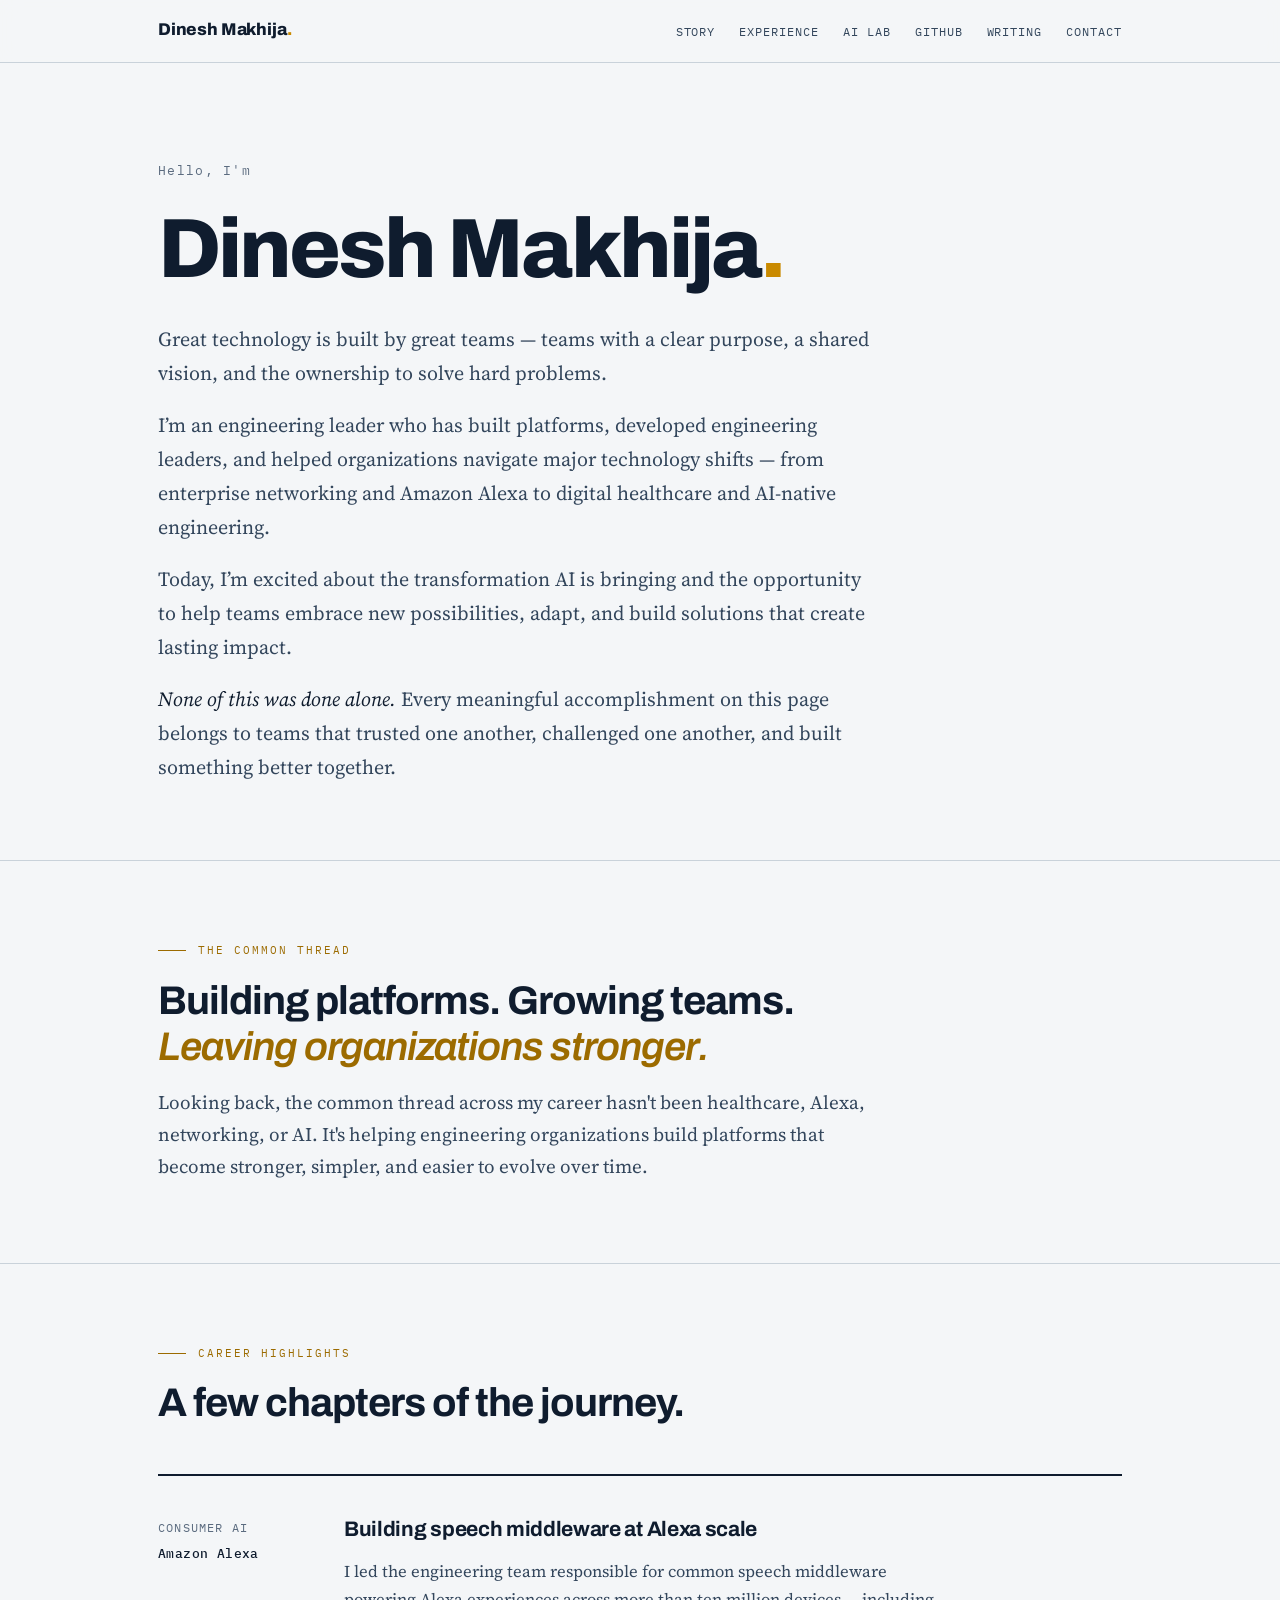
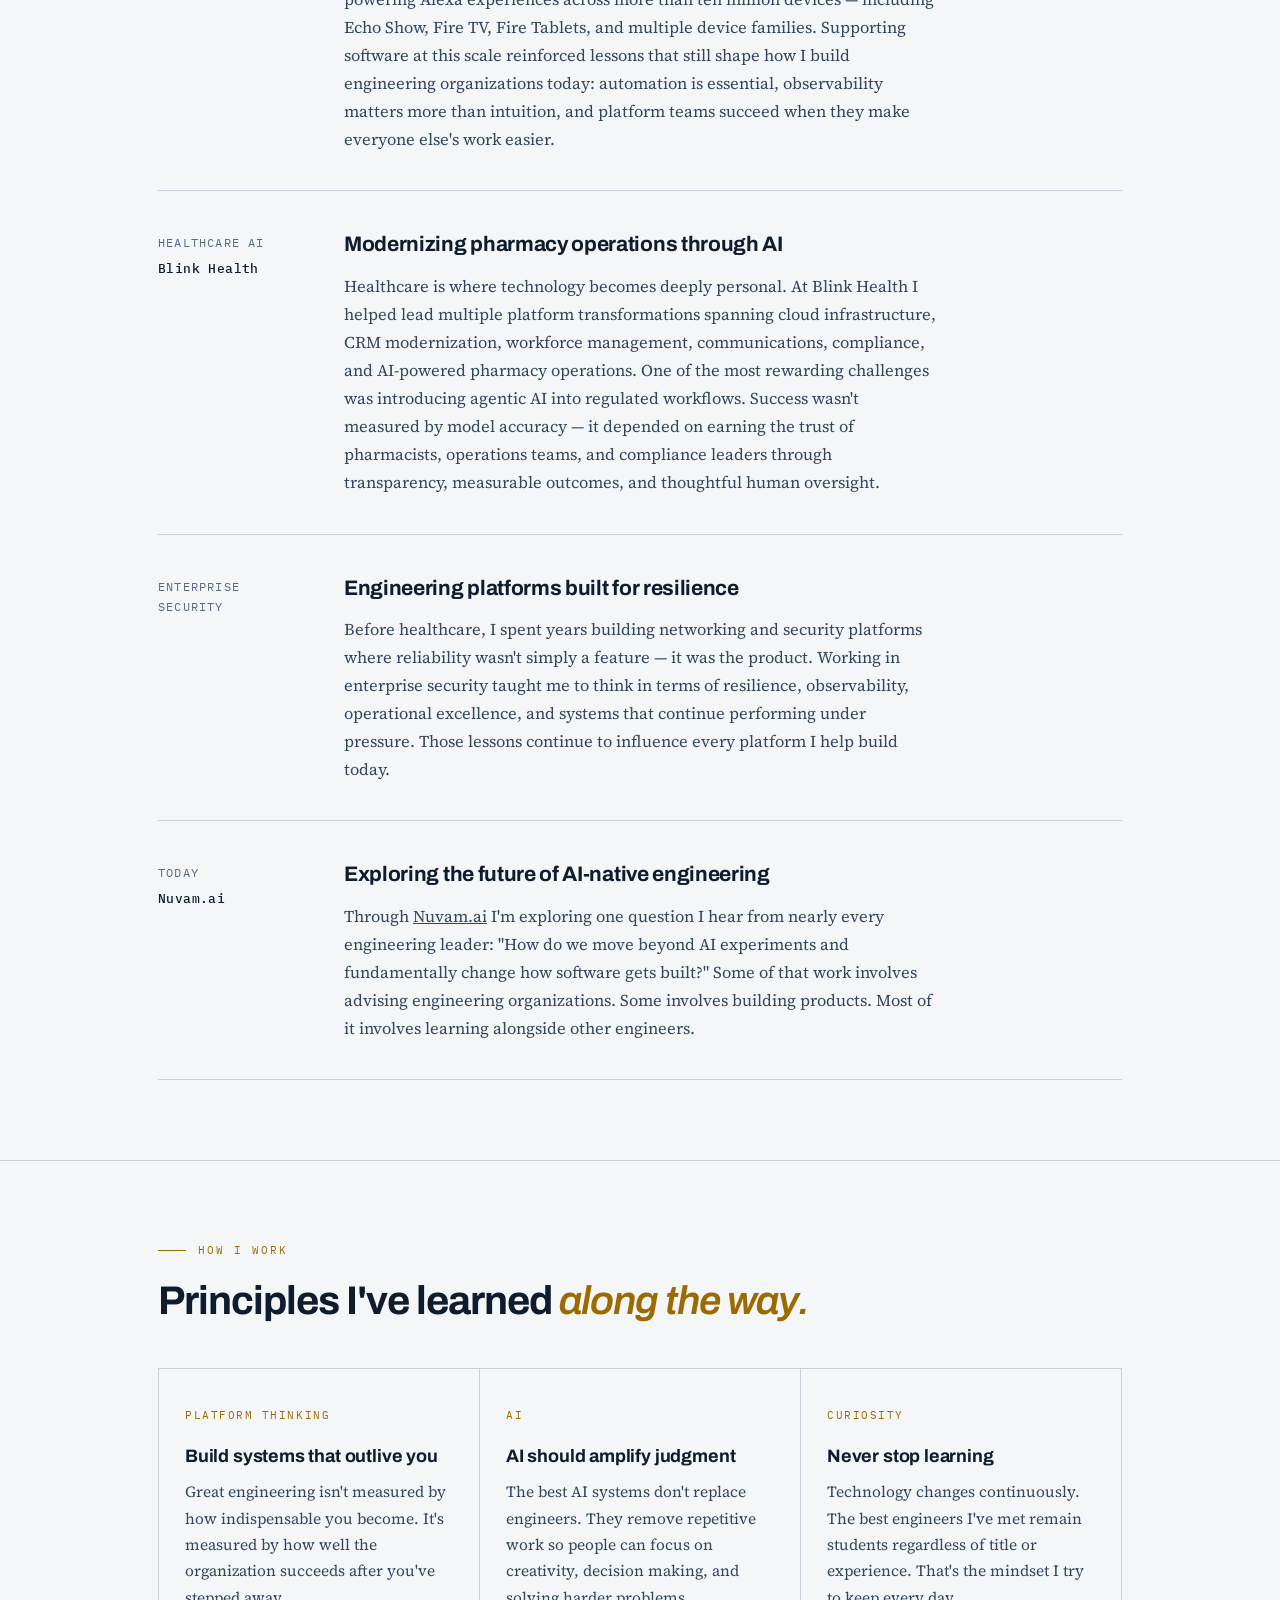
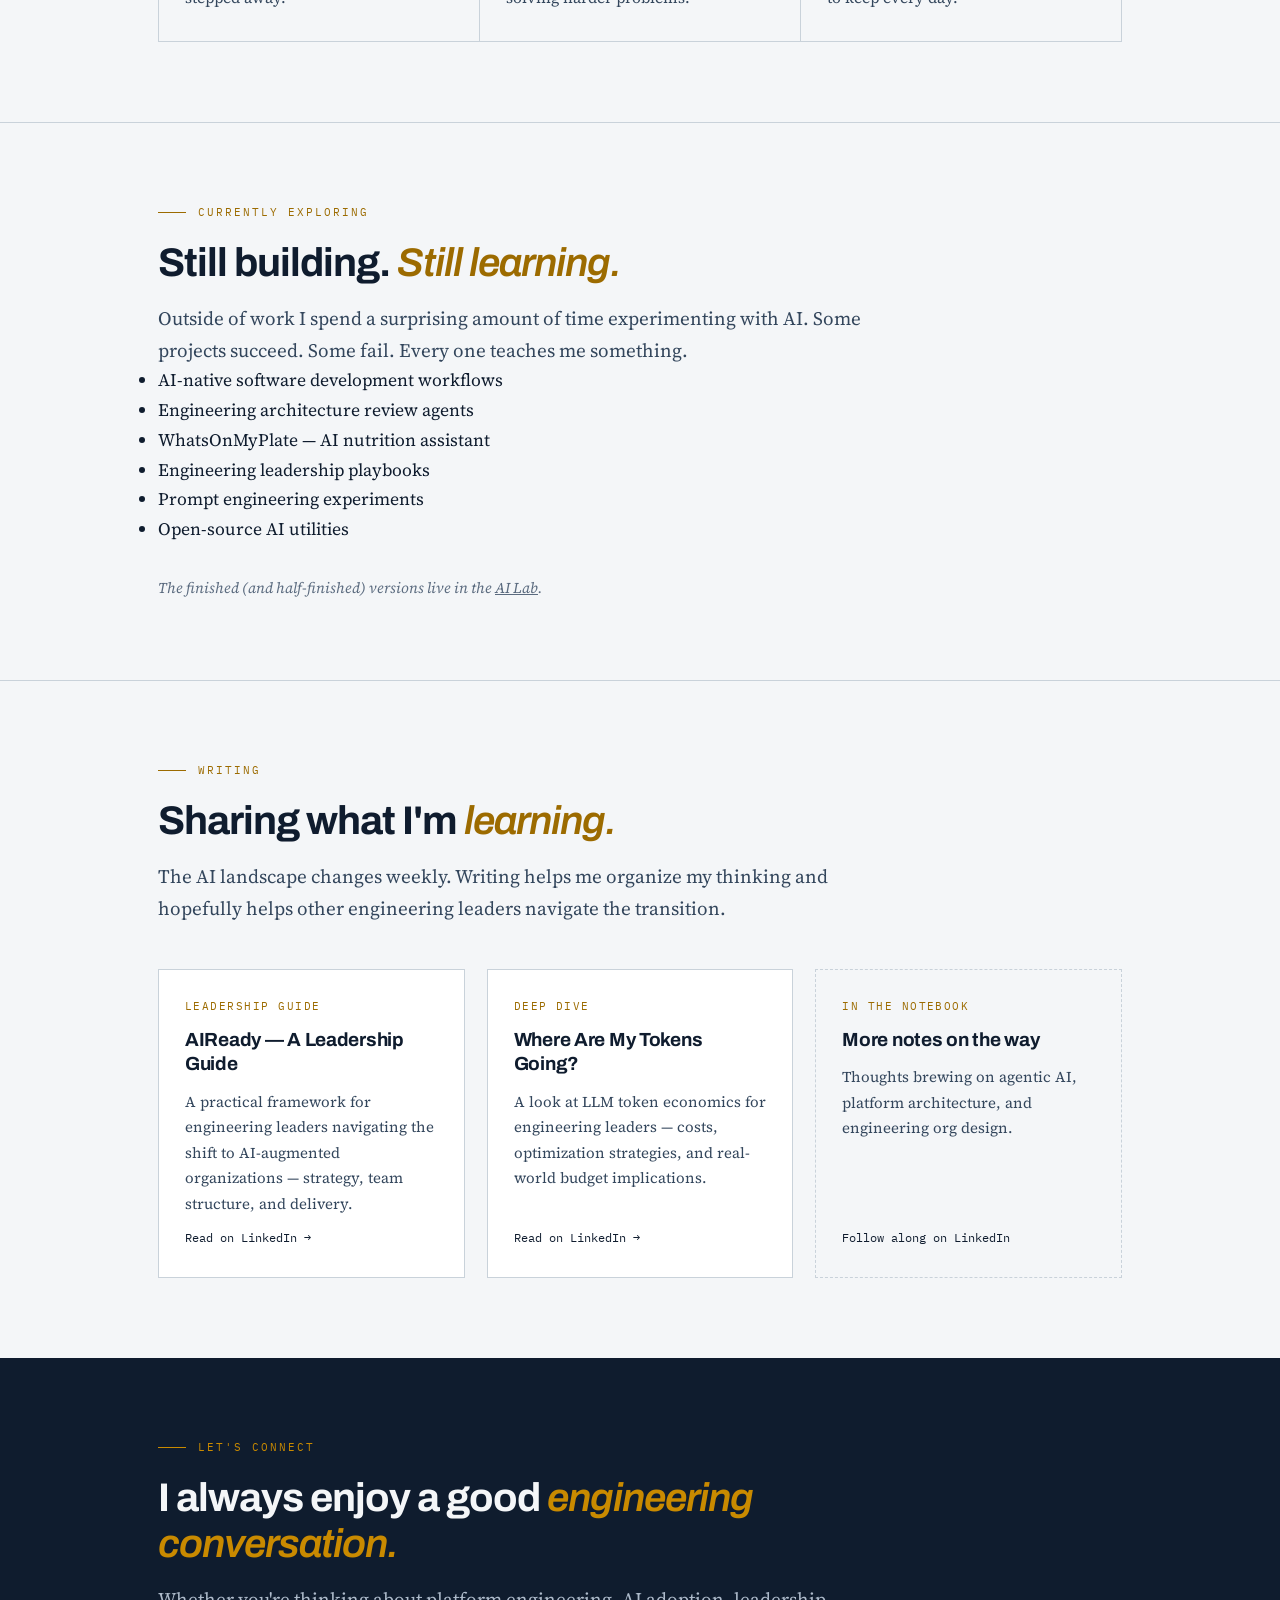
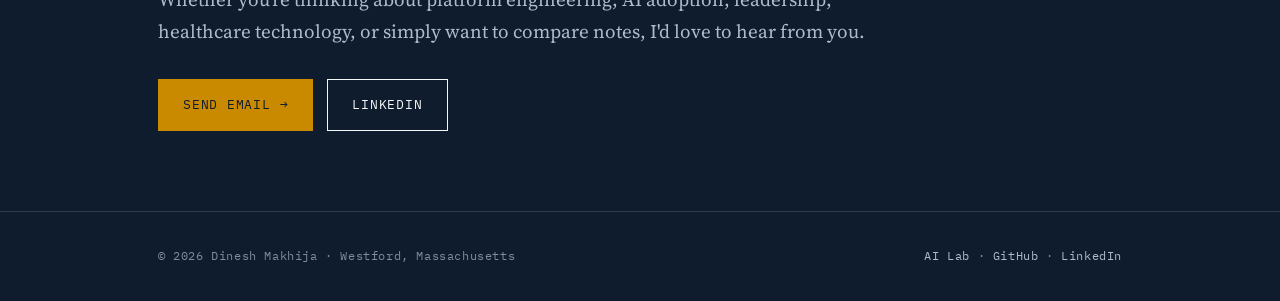
<file: index.html>
<!DOCTYPE html>
<html lang="en">
<head>
<meta charset="UTF-8">
<meta name="viewport" content="width=device-width, initial-scale=1.0">
<title>Dinesh Makhija — Engineer, Builder, Teammate</title>
<meta name="description" content="Dinesh Makhija — building platforms, growing teams, and leaving engineering organizations stronger. Two decades across healthcare, AI, enterprise security, networking, and consumer devices.">
<link rel="preconnect" href="https://fonts.googleapis.com">
<link rel="preconnect" href="https://fonts.gstatic.com" crossorigin>
<link href="https://fonts.googleapis.com/css2?family=Archivo:wght@500;600;700;800&family=Source+Serif+4:ital,opsz,wght@0,8..60,400;0,8..60,600;1,8..60,400;1,8..60,600&family=IBM+Plex+Mono:wght@400;500&display=swap" rel="stylesheet">
<link rel="stylesheet" href="styles.css">
</head>
<body>

<nav>
  <div class="nav-inner">
    <a class="wordmark" href="index.html">Dinesh Makhija<span class="dot">.</span></a>
    <ul class="nav-links">
      <li><a href="index.html#story">Story</a></li>
      <li><a href="index.html#experience">Experience</a></li>
      <li><a href="ai-lab.html">AI Lab</a></li>
      <li><a href="github.html">GitHub</a></li>
      <li class="hide-m"><a href="index.html#writing">Writing</a></li>
      <li><a href="index.html#contact">Contact</a></li>
    </ul>
  </div>
</nav>

<header class="hero" id="top">
  <div class="wrap">
    <span class="hello">Hello, I'm</span>
    <h1>Dinesh Makhija<span class="dot">.</span></h1>
    <div class="hero-intro">
      <p>Great technology is built by great teams — teams with a clear purpose, a shared vision, and the ownership to solve hard problems.</p>
      <p>I’m an engineering leader who has built platforms, developed engineering leaders, and helped organizations navigate major technology shifts — from enterprise networking and Amazon Alexa to digital healthcare and AI-native engineering.</p>
      <p>Today, I’m excited about the transformation AI is bringing and the opportunity to help teams embrace new possibilities, adapt, and build solutions that create lasting impact.</p>
      <p><em>None of this was done alone.</em> Every meaningful accomplishment on this page belongs to teams that trusted one another, challenged one another, and built something better together.</p>
    </div>
  </div>
</header>

<section id="story">
  <div class="wrap">
    <span class="eyebrow">The Common Thread</span>
    <h2>Building platforms. Growing teams. <em>Leaving organizations stronger.</em></h2>
    <p class="lede">Looking back, the common thread across my career hasn't been healthcare, Alexa, networking, or AI. It's helping engineering organizations build platforms that become stronger, simpler, and easier to evolve over time.</p>
  </div>
</section>

<section id="experience">
  <div class="wrap">
    <span class="eyebrow">Career Highlights</span>
    <h2>A few chapters of the journey.</h2>

    <div class="ledger">
      <div class="entry reveal">
        <div class="when">Consumer AI<span class="org">Amazon Alexa</span></div>
        <div>
          <h3>Building speech middleware at Alexa scale</h3>
          <p>I led the engineering team responsible for common speech middleware powering Alexa experiences across more than ten million devices — including Echo Show, Fire TV, Fire Tablets, and multiple device families. Supporting software at this scale reinforced lessons that still shape how I build engineering organizations today: automation is essential, observability matters more than intuition, and platform teams succeed when they make everyone else's work easier.</p>
        </div>
      </div>

      <div class="entry reveal">
        <div class="when">Healthcare AI<span class="org">Blink Health</span></div>
        <div>
          <h3>Modernizing pharmacy operations through AI</h3>
          <p>Healthcare is where technology becomes deeply personal. At Blink Health I helped lead multiple platform transformations spanning cloud infrastructure, CRM modernization, workforce management, communications, compliance, and AI-powered pharmacy operations. One of the most rewarding challenges was introducing agentic AI into regulated workflows. Success wasn't measured by model accuracy — it depended on earning the trust of pharmacists, operations teams, and compliance leaders through transparency, measurable outcomes, and thoughtful human oversight.</p>
        </div>
      </div>

      <div class="entry reveal">
        <div class="when">Enterprise Security</div>
        <div>
          <h3>Engineering platforms built for resilience</h3>
          <p>Before healthcare, I spent years building networking and security platforms where reliability wasn't simply a feature — it was the product. Working in enterprise security taught me to think in terms of resilience, observability, operational excellence, and systems that continue performing under pressure. Those lessons continue to influence every platform I help build today.</p>
        </div>
      </div>

      <div class="entry reveal">
        <div class="when">Today<span class="org">Nuvam.ai</span></div>
        <div>
          <h3>Exploring the future of AI-native engineering</h3>
          <p>Through <a href="https://nuvam.ai">Nuvam.ai</a> I'm exploring one question I hear from nearly every engineering leader: "How do we move beyond AI experiments and fundamentally change how software gets built?" Some of that work involves advising engineering organizations. Some involves building products. Most of it involves learning alongside other engineers.</p>
        </div>
      </div>
    </div>
  </div>
</section>

<section id="how">
  <div class="wrap">
    <span class="eyebrow">How I Work</span>
    <h2>Principles I've learned <em>along the way.</em></h2>
    <div class="values">
      <div class="value reveal"><span class="tag">Platform Thinking</span><h3>Build systems that outlive you</h3><p>Great engineering isn't measured by how indispensable you become. It's measured by how well the organization succeeds after you've stepped away.</p></div>
      <div class="value reveal"><span class="tag">AI</span><h3>AI should amplify judgment</h3><p>The best AI systems don't replace engineers. They remove repetitive work so people can focus on creativity, decision making, and solving harder problems.</p></div>
      <div class="value reveal"><span class="tag">Curiosity</span><h3>Never stop learning</h3><p>Technology changes continuously. The best engineers I've met remain students regardless of title or experience. That's the mindset I try to keep every day.</p></div>
    </div>
  </div>
</section>

<section id="exploring">
  <div class="wrap">
    <span class="eyebrow">Currently Exploring</span>
    <h2>Still building. <em>Still learning.</em></h2>
    <p class="lede">Outside of work I spend a surprising amount of time experimenting with AI. Some projects succeed. Some fail. Every one teaches me something.</p>
    <ul class="explore-list">
      <li>AI-native software development workflows</li>
      <li>Engineering architecture review agents</li>
      <li>WhatsOnMyPlate — AI nutrition assistant</li>
      <li>Engineering leadership playbooks</li>
      <li>Prompt engineering experiments</li>
      <li>Open-source AI utilities</li>
    </ul>
    <p class="gh-note">The finished (and half-finished) versions live in the <a href="ai-lab.html">AI Lab</a>.</p>
  </div>
</section>

<section id="writing">
  <div class="wrap">
    <span class="eyebrow">Writing</span>
    <h2>Sharing what I'm <em>learning.</em></h2>
    <p class="lede">The AI landscape changes weekly. Writing helps me organize my thinking and hopefully helps other engineering leaders navigate the transition.</p>
    <div class="cards">
      <a class="card reveal" href="https://www.linkedin.com/posts/dinesh-makhija-5774141_making-your-organization-ai-ready-ugcPost-7473396193608351744-RTw8">
        <span class="tag">Leadership Guide</span>
        <h3>AIReady — A Leadership Guide</h3>
        <p>A practical framework for engineering leaders navigating the shift to AI-augmented organizations — strategy, team structure, and delivery.</p>
        <span class="go">Read on LinkedIn →</span>
      </a>
      <a class="card reveal" href="https://www.linkedin.com/posts/dinesh-makhija-5774141_where-are-my-tokens-going-ugcPost-7463053907435532288-AaEN/">
        <span class="tag">Deep Dive</span>
        <h3>Where Are My Tokens Going?</h3>
        <p>A look at LLM token economics for engineering leaders — costs, optimization strategies, and real-world budget implications.</p>
        <span class="go">Read on LinkedIn →</span>
      </a>
      <div class="card soon reveal">
        <span class="tag">In the Notebook</span>
        <h3>More notes on the way</h3>
        <p>Thoughts brewing on agentic AI, platform architecture, and engineering org design.</p>
        <span class="go">Follow along on LinkedIn</span>
      </div>
    </div>
  </div>
</section>

<section id="contact" class="contact">
  <div class="wrap">
    <span class="eyebrow">Let's Connect</span>
    <h2>I always enjoy a good <em>engineering conversation.</em></h2>
    <p class="lede">Whether you're thinking about platform engineering, AI adoption, leadership, healthcare technology, or simply want to compare notes, I'd love to hear from you.</p>
    <div class="ctas">
      <a class="btn btn-solid" href="mailto:dmakhija@nuvam.ai">Send email →</a>
      <a class="btn btn-ghost" href="https://www.linkedin.com/in/dinesh-makhija-5774141/">LinkedIn</a>
    </div>
  </div>
</section>

<footer>
  <div class="foot-inner">
    <span>© 2026 Dinesh Makhija · Westford, Massachusetts</span>
    <span><a href="ai-lab.html">AI Lab</a> · <a href="github.html">GitHub</a> · <a href="https://www.linkedin.com/in/dinesh-makhija-5774141/">LinkedIn</a></span>
  </div>
</footer>

<script src="site.js"></script>
</body>
</html>
</file>
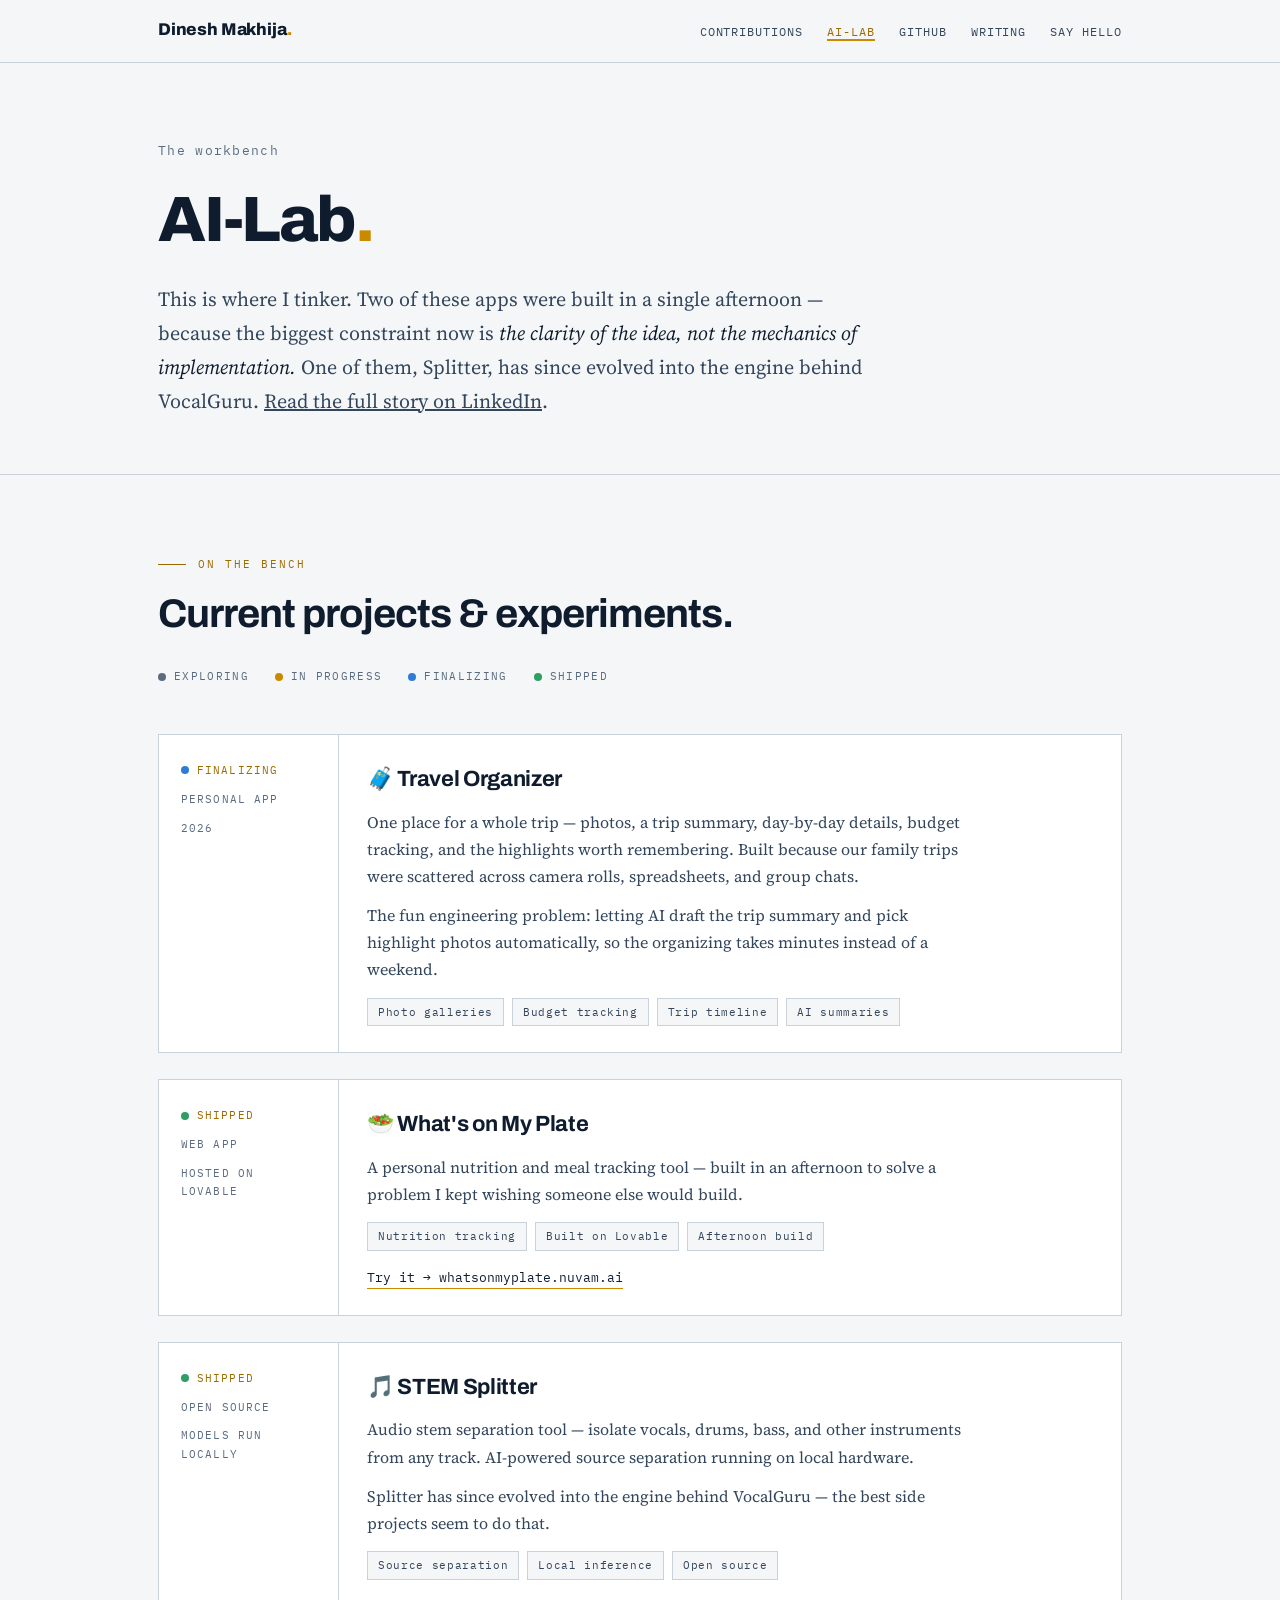
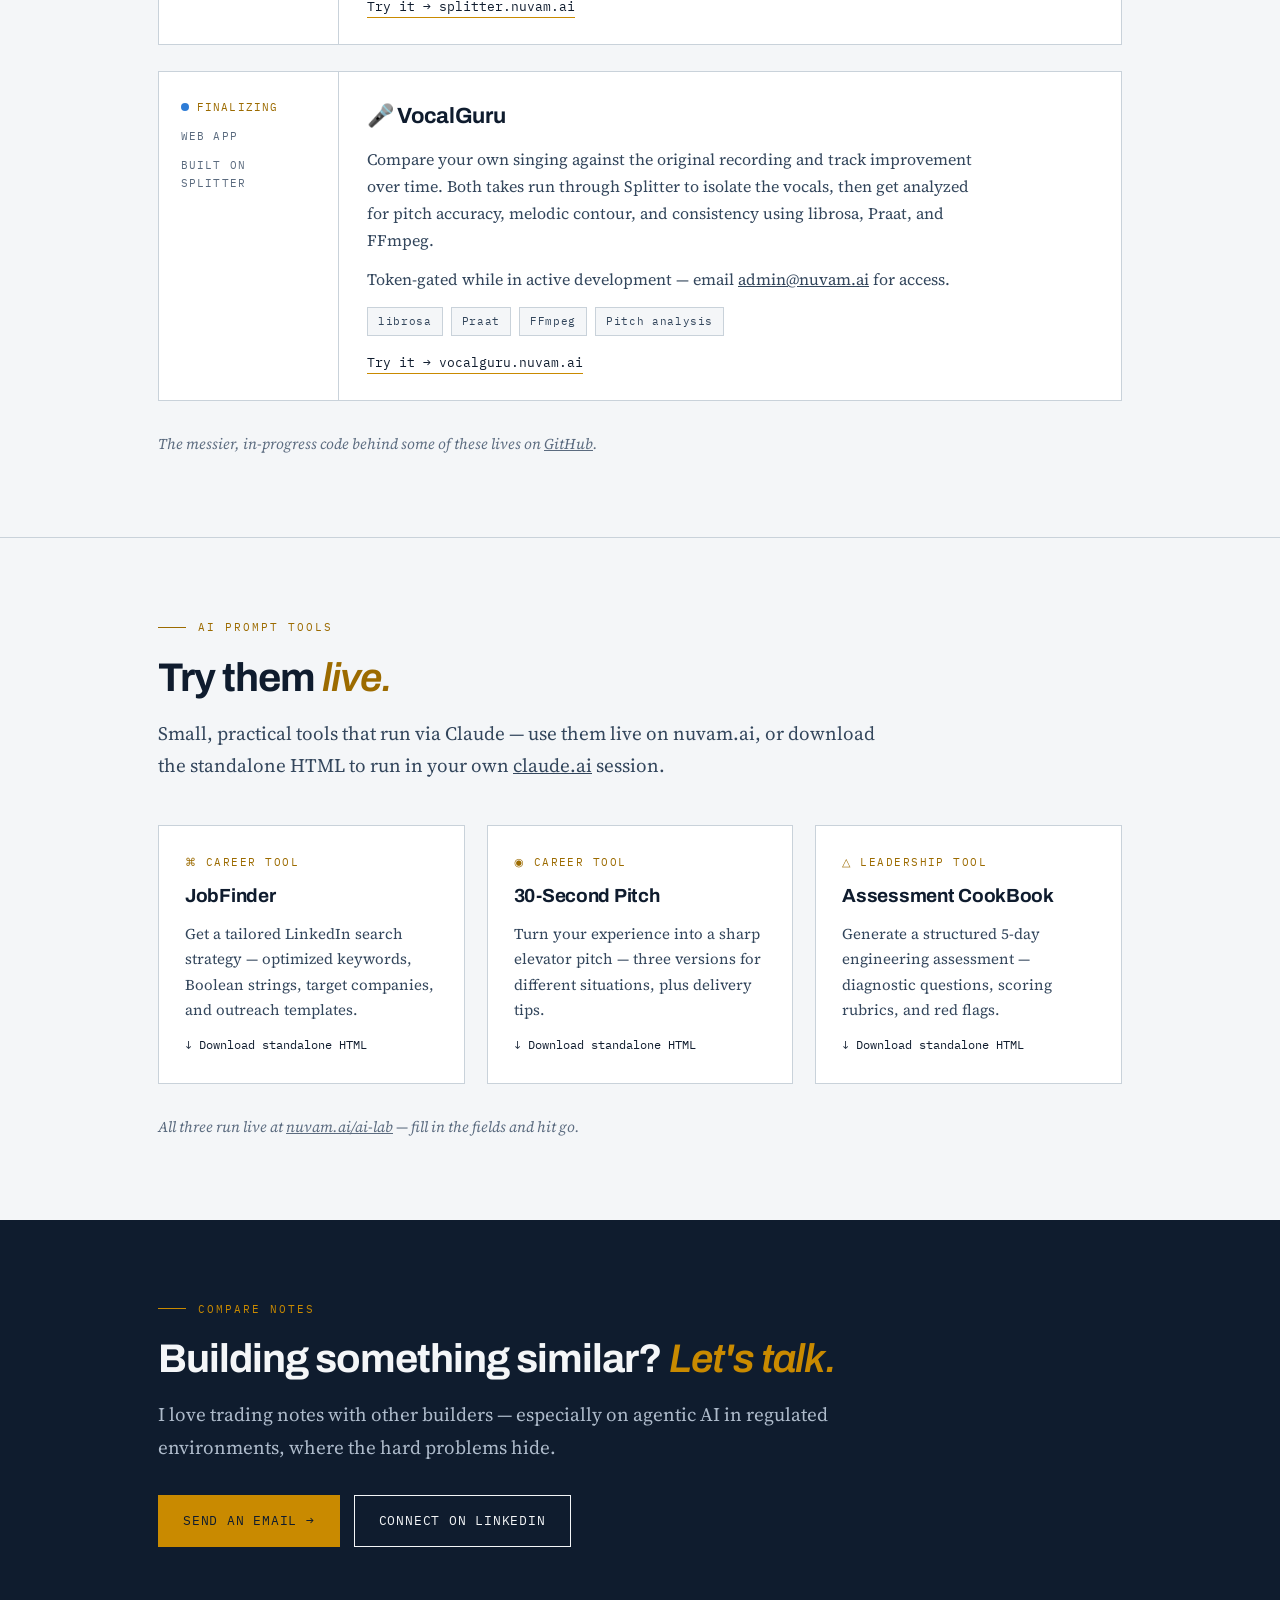
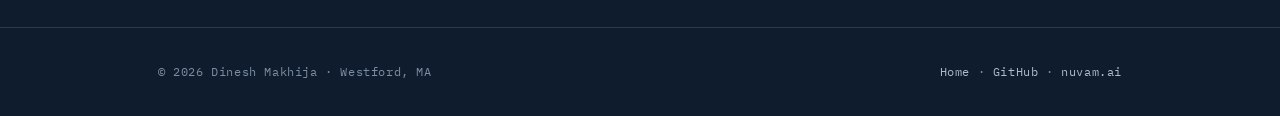
<file: ai-lab.html>
<!DOCTYPE html>
<html lang="en">
<head>
<meta charset="UTF-8">
<meta name="viewport" content="width=device-width, initial-scale=1.0">
<title>AI-Lab — Dinesh Makhija</title>
<meta name="description" content="The AI-Lab — experiments and projects Dinesh Makhija is tinkering with: agentic AI, LLM economics, and platform tooling.">
<link rel="preconnect" href="https://fonts.googleapis.com">
<link rel="preconnect" href="https://fonts.gstatic.com" crossorigin>
<link href="https://fonts.googleapis.com/css2?family=Archivo:wght@500;600;700;800&family=Source+Serif+4:ital,opsz,wght@0,8..60,400;0,8..60,600;1,8..60,400;1,8..60,600&family=IBM+Plex+Mono:wght@400;500&display=swap" rel="stylesheet">
<link rel="stylesheet" href="styles.css">
</head>
<body>

<nav>
  <div class="nav-inner">
    <a class="wordmark" href="index.html">Dinesh Makhija<span class="dot">.</span></a>
    <ul class="nav-links">
      <li><a href="index.html#contributions">Contributions</a></li>
      <li><a href="ai-lab.html" class="active">AI-Lab</a></li>
      <li><a href="github.html">GitHub</a></li>
      <li class="hide-m"><a href="index.html#writing">Writing</a></li>
      <li><a href="index.html#hello">Say Hello</a></li>
    </ul>
  </div>
</nav>

<header class="hero sub">
  <div class="wrap">
    <span class="hello">The workbench</span>
    <h1>AI-Lab<span class="dot">.</span></h1>
    <div class="hero-intro">
      <p>This is where I tinker. Two of these apps were built in a single afternoon — because the biggest constraint now is <em>the clarity of the idea, not the mechanics of implementation.</em> One of them, Splitter, has since evolved into the engine behind VocalGuru. <a href="https://www.linkedin.com/posts/dinesh-makhija-5774141_github-dmakhija2stem-splitter-share-7469784243263627265-6D83">Read the full story on LinkedIn</a>.</p>
    </div>
  </div>
</header>

<section>
  <div class="wrap">
    <span class="eyebrow">On the Bench</span>
    <h2>Current projects &amp; experiments.</h2>
    <div class="legend">
      <span class="l-exploring">Exploring</span>
      <span class="l-progress">In progress</span>
      <span class="l-finalizing">Finalizing</span>
      <span class="l-shipped">Shipped</span>
    </div>

    <div class="bench">
      <div class="project reveal">
        <div class="meta">
          <span class="status finalizing">Finalizing</span>
          <span>Personal App</span>
          <span>2026</span>
        </div>
        <div class="body">
          <h3>🧳 Travel Organizer</h3>
          <p>One place for a whole trip — photos, a trip summary, day-by-day details, budget tracking, and the highlights worth remembering. Built because our family trips were scattered across camera rolls, spreadsheets, and group chats.</p>
          <p>The fun engineering problem: letting AI draft the trip summary and pick highlight photos automatically, so the organizing takes minutes instead of a weekend.</p>
          <div class="stack">
            <span class="chip">Photo galleries</span><span class="chip">Budget tracking</span><span class="chip">Trip timeline</span><span class="chip">AI summaries</span>
          </div>
        </div>
      </div>

      <div class="project reveal">
        <div class="meta">
          <span class="status shipped">Shipped</span>
          <span>Web App</span>
          <span>Hosted on Lovable</span>
        </div>
        <div class="body">
          <h3>🥗 What's on My Plate</h3>
          <p>A personal nutrition and meal tracking tool — built in an afternoon to solve a problem I kept wishing someone else would build.</p>
          <div class="stack">
            <span class="chip">Nutrition tracking</span><span class="chip">Built on Lovable</span><span class="chip">Afternoon build</span>
          </div>
          <div class="links"><a href="https://whatsonmyplate.nuvam.ai">Try it → whatsonmyplate.nuvam.ai</a></div>
        </div>
      </div>

      <div class="project reveal">
        <div class="meta">
          <span class="status shipped">Shipped</span>
          <span>Open Source</span>
          <span>Models run locally</span>
        </div>
        <div class="body">
          <h3>🎵 STEM Splitter</h3>
          <p>Audio stem separation tool — isolate vocals, drums, bass, and other instruments from any track. AI-powered source separation running on local hardware.</p>
          <p>Splitter has since evolved into the engine behind VocalGuru — the best side projects seem to do that.</p>
          <div class="stack">
            <span class="chip">Source separation</span><span class="chip">Local inference</span><span class="chip">Open source</span>
          </div>
          <div class="links"><a href="https://splitter.nuvam.ai">Try it → splitter.nuvam.ai</a></div>
        </div>
      </div>

      <div class="project reveal">
        <div class="meta">
          <span class="status finalizing">Finalizing</span>
          <span>Web App</span>
          <span>Built on Splitter</span>
        </div>
        <div class="body">
          <h3>🎤 VocalGuru</h3>
          <p>Compare your own singing against the original recording and track improvement over time. Both takes run through Splitter to isolate the vocals, then get analyzed for pitch accuracy, melodic contour, and consistency using librosa, Praat, and FFmpeg.</p>
          <p>Token-gated while in active development — email <a href="mailto:admin@nuvam.ai">admin@nuvam.ai</a> for access.</p>
          <div class="stack">
            <span class="chip">librosa</span><span class="chip">Praat</span><span class="chip">FFmpeg</span><span class="chip">Pitch analysis</span>
          </div>
          <div class="links"><a href="https://vocalguru.nuvam.ai">Try it → vocalguru.nuvam.ai</a></div>
        </div>
      </div>
    </div>

    <p class="gh-note">The messier, in-progress code behind some of these lives on <a href="github.html">GitHub</a>.</p>
  </div>
</section>

<section id="tools">
  <div class="wrap">
    <span class="eyebrow">AI Prompt Tools</span>
    <h2>Try them <em>live.</em></h2>
    <p class="lede">Small, practical tools that run via Claude — use them live on nuvam.ai, or download the standalone HTML to run in your own <a href="https://claude.ai">claude.ai</a> session.</p>
    <div class="cards">
      <a class="card reveal" href="https://nuvam.ai/tool-jobfinder.html">
        <span class="tag">⌘ Career Tool</span>
        <h3>JobFinder</h3>
        <p>Get a tailored LinkedIn search strategy — optimized keywords, Boolean strings, target companies, and outreach templates.</p>
        <span class="go">↓ Download standalone HTML</span>
      </a>
      <a class="card reveal" href="https://nuvam.ai/tool-pitchmaker.html">
        <span class="tag">◉ Career Tool</span>
        <h3>30-Second Pitch</h3>
        <p>Turn your experience into a sharp elevator pitch — three versions for different situations, plus delivery tips.</p>
        <span class="go">↓ Download standalone HTML</span>
      </a>
      <a class="card reveal" href="https://nuvam.ai/tool-assessment.html">
        <span class="tag">△ Leadership Tool</span>
        <h3>Assessment CookBook</h3>
        <p>Generate a structured 5-day engineering assessment — diagnostic questions, scoring rubrics, and red flags.</p>
        <span class="go">↓ Download standalone HTML</span>
      </a>
    </div>
    <p class="gh-note">All three run live at <a href="https://nuvam.ai/ai-lab">nuvam.ai/ai-lab</a> — fill in the fields and hit go.</p>
  </div>
</section>

<section class="contact">
  <div class="wrap">
    <span class="eyebrow">Compare Notes</span>
    <h2>Building something similar? <em>Let's talk.</em></h2>
    <p class="lede">I love trading notes with other builders — especially on agentic AI in regulated environments, where the hard problems hide.</p>
    <div class="ctas">
      <a class="btn btn-solid" href="mailto:dmakhija@nuvam.ai">Send an email →</a>
      <a class="btn btn-ghost" href="https://www.linkedin.com/in/dinesh-makhija-5774141/">Connect on LinkedIn</a>
    </div>
  </div>
</section>

<footer>
  <div class="foot-inner">
    <span>© 2026 Dinesh Makhija · Westford, MA</span>
    <span><a href="index.html">Home</a> · <a href="github.html">GitHub</a> · <a href="https://nuvam.ai">nuvam.ai</a></span>
  </div>
</footer>

<script src="site.js"></script>
</body>
</html>
</file>
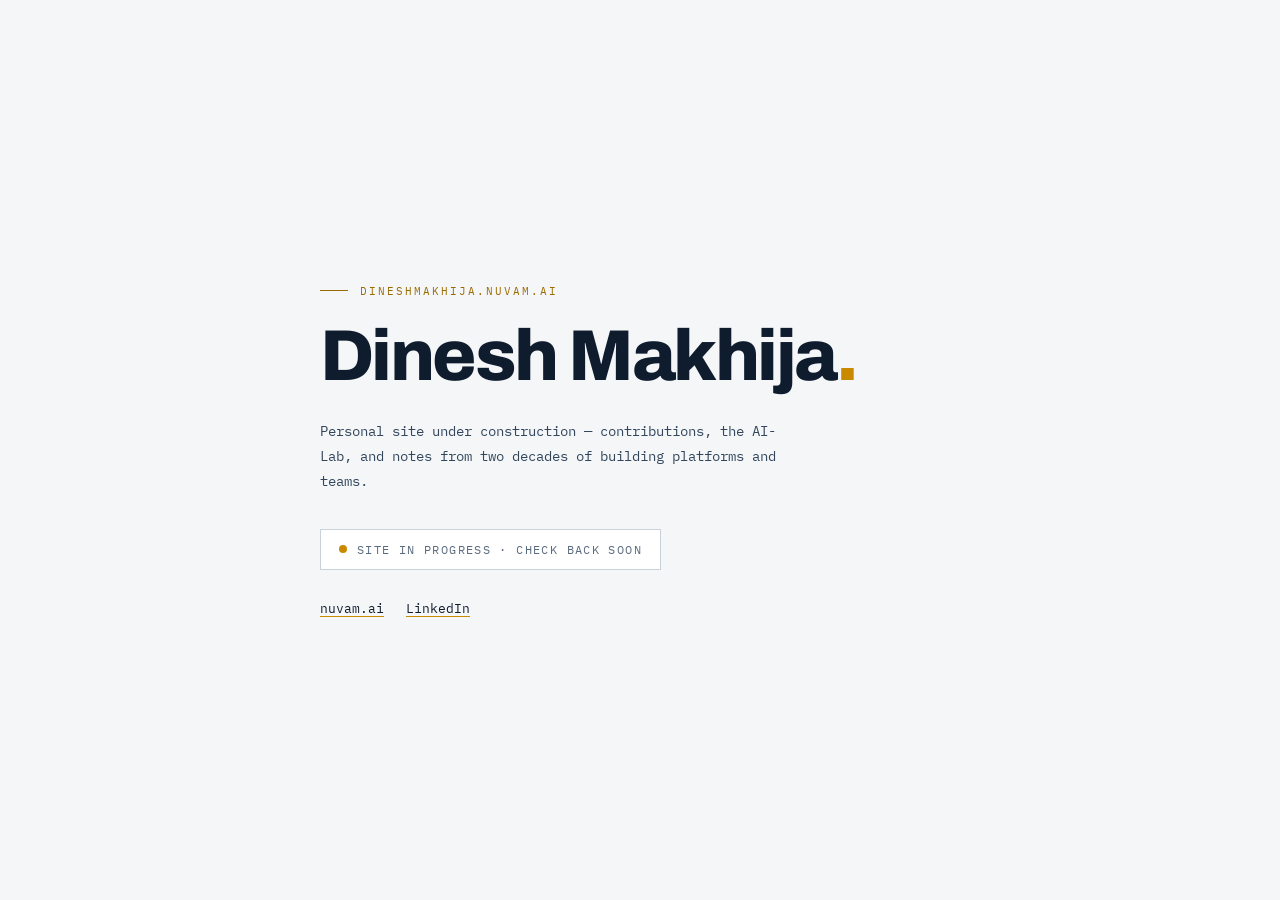
<file: shell-index.html>
<!DOCTYPE html>
<html lang="en">
<head>
<meta charset="UTF-8">
<meta name="viewport" content="width=device-width, initial-scale=1.0">
<title>Dinesh Makhija</title>
<meta name="description" content="Dinesh Makhija — personal site. Coming soon.">
<meta name="robots" content="noindex">
<link rel="preconnect" href="https://fonts.googleapis.com">
<link rel="preconnect" href="https://fonts.gstatic.com" crossorigin>
<link href="https://fonts.googleapis.com/css2?family=Archivo:wght@700;800&family=IBM+Plex+Mono:wght@400;500&display=swap" rel="stylesheet">
<style>
:root{
  --ink:#0F1C2E; --ink-soft:#33465C; --slate:#5B6B7F;
  --paper:#F4F6F8; --line:#C9D2DA; --amber:#C98A00; --amber-deep:#9C6B00;
}
*{margin:0;padding:0;box-sizing:border-box}
body{
  font-family:"IBM Plex Mono",monospace;
  background:var(--paper); color:var(--ink);
  min-height:100vh; display:flex; align-items:center; justify-content:center;
  padding:28px;
}
main{max-width:640px; width:100%}
.eyebrow{
  font-size:11px; letter-spacing:.18em; text-transform:uppercase;
  color:var(--amber-deep); display:flex; align-items:center; gap:12px; margin-bottom:22px;
}
.eyebrow::before{content:""; width:28px; height:1px; background:var(--amber-deep)}
h1{
  font-family:Archivo,sans-serif; font-weight:800;
  font-size:clamp(40px,8vw,72px); letter-spacing:-.035em; line-height:1.02;
  margin-bottom:26px;
}
h1 .dot{color:var(--amber)}
p{font-size:14px; color:var(--ink-soft); line-height:1.8; max-width:34em}
.status{
  display:inline-flex; align-items:center; gap:10px; margin-top:34px;
  font-size:11.5px; letter-spacing:.12em; text-transform:uppercase; color:var(--slate);
  border:1px solid var(--line); padding:12px 18px; background:#fff;
}
.status .pulse{width:8px;height:8px;border-radius:50%;background:var(--amber);animation:pulse 2s infinite}
@keyframes pulse{0%,100%{opacity:1}50%{opacity:.3}}
@media (prefers-reduced-motion: reduce){.status .pulse{animation:none}}
.links{margin-top:30px; display:flex; gap:22px; font-size:12.5px}
.links a{color:var(--ink); text-decoration:none; border-bottom:1px solid var(--amber)}
.links a:hover{color:var(--amber-deep)}
</style>
</head>
<body>
<main>
  <span class="eyebrow">dineshmakhija.nuvam.ai</span>
  <h1>Dinesh Makhija<span class="dot">.</span></h1>
  <p>Personal site under construction — contributions, the AI-Lab, and notes from two decades of building platforms and teams.</p>
  <span class="status"><span class="pulse"></span>Site in progress · check back soon</span>
  <div class="links">
    <a href="https://nuvam.ai">nuvam.ai</a>
    <a href="https://www.linkedin.com/in/dinesh-makhija-5774141/">LinkedIn</a>
  </div>
</main>
</body>
</html>
</file>
<file: styles.css>
:root{
  --ink:#0F1C2E;
  --ink-soft:#33465C;
  --slate:#5B6B7F;
  --paper:#F4F6F8;
  --paper-deep:#E8ECEF;
  --line:#C9D2DA;
  --amber:#C98A00;
  --amber-deep:#9C6B00;
  --max:1020px;
}
*{margin:0;padding:0;box-sizing:border-box}
html{scroll-behavior:smooth}
@media (prefers-reduced-motion: reduce){
  html{scroll-behavior:auto}
  *,*::before,*::after{animation:none!important;transition:none!important}
}
body{
  font-family:"Source Serif 4",Georgia,serif;
  color:var(--ink);
  background:var(--paper);
  line-height:1.7;
  font-size:17.5px;
  -webkit-font-smoothing:antialiased;
}
::selection{background:var(--amber);color:#fff}
a{color:inherit}
a:focus-visible{outline:2px solid var(--amber-deep);outline-offset:3px}
img{max-width:100%;display:block}

.eyebrow{
  font-family:"IBM Plex Mono",monospace;
  font-size:11px;letter-spacing:.18em;text-transform:uppercase;
  color:var(--amber-deep);display:flex;align-items:center;gap:12px;
}
.eyebrow::before{content:"";width:28px;height:1px;background:var(--amber-deep)}

.wrap{max-width:var(--max);margin:0 auto;padding:0 28px}

/* ---------- nav ---------- */
nav{
  position:sticky;top:0;z-index:50;
  background:rgba(244,246,248,.88);backdrop-filter:blur(10px);
  border-bottom:1px solid var(--line);
}
.nav-inner{
  max-width:var(--max);margin:0 auto;padding:16px 28px;
  display:flex;align-items:center;justify-content:space-between;
}
.wordmark{
  font-family:Archivo,sans-serif;font-weight:800;font-size:17px;
  letter-spacing:-.01em;text-decoration:none;
}
.wordmark .dot{color:var(--amber)}
.nav-links{display:flex;gap:24px;list-style:none}
.nav-links a{
  font-family:"IBM Plex Mono",monospace;font-size:12px;letter-spacing:.08em;
  text-transform:uppercase;text-decoration:none;color:var(--ink-soft);
  transition:color .15s;
}
.nav-links a:hover,.nav-links a:focus-visible{color:var(--amber-deep)}
.nav-links a.active{color:var(--amber-deep);border-bottom:2px solid var(--amber)}
@media(max-width:680px){.nav-links{gap:13px}.nav-links li.hide-m{display:none}}

/* ---------- hero ---------- */
header.hero{padding:92px 0 76px}
h1{
  font-family:Archivo,sans-serif;font-weight:800;
  font-size:clamp(46px,7.5vw,84px);line-height:1.02;letter-spacing:-.035em;
  margin:22px 0 30px;
}
h1 .dot{color:var(--amber)}
header.hero.sub{padding:72px 0 56px}
header.hero.sub h1{font-size:clamp(38px,6vw,64px)}
.hero-intro{max-width:36em;font-size:20px;color:var(--ink-soft)}
.hero-intro em{font-style:italic;color:var(--ink)}
.hero-intro p{margin-bottom:18px}
.hero-intro p:last-child{margin-bottom:0}
.hello{
  font-family:"IBM Plex Mono",monospace;font-size:13px;letter-spacing:.1em;
  color:var(--slate);
}

/* ---------- sections ---------- */
section{padding:80px 0;border-top:1px solid var(--line)}
h2{
  font-family:Archivo,sans-serif;font-weight:700;
  font-size:clamp(28px,4vw,40px);letter-spacing:-.025em;line-height:1.15;
  margin:18px 0 16px;max-width:18em;
}
h2 em{font-style:italic;font-weight:600;color:var(--amber-deep)}
.lede{font-size:19px;color:var(--ink-soft);max-width:38em}

/* ---------- contributions ledger ---------- */
.ledger{margin-top:48px;border-top:2px solid var(--ink)}
.entry{
  display:grid;grid-template-columns:150px 1fr;gap:36px;
  padding:36px 0;border-bottom:1px solid var(--line);
}
.entry .when{
  font-family:"IBM Plex Mono",monospace;font-size:12px;letter-spacing:.1em;
  text-transform:uppercase;color:var(--slate);padding-top:6px;
}
.entry .when .org{display:block;color:var(--ink);font-weight:500;margin-top:4px;font-size:13px;text-transform:none;letter-spacing:.03em}
.entry h3{
  font-family:Archivo,sans-serif;font-weight:700;font-size:21px;
  letter-spacing:-.015em;margin-bottom:10px;
}
.entry p{color:var(--ink-soft);font-size:16.5px;max-width:36em}
.entry .credit{
  margin-top:12px;font-style:italic;font-size:15px;color:var(--slate);
}
.entry .credit::before{content:"— ";color:var(--amber-deep)}

/* ---------- values ---------- */
.values{display:grid;grid-template-columns:repeat(3,1fr);gap:1px;background:var(--line);border:1px solid var(--line);margin-top:44px}
.value{background:var(--paper);padding:30px 26px;transition:background .18s}
.value:hover{background:#fff}
.value h3{font-family:Archivo,sans-serif;font-weight:700;font-size:18px;letter-spacing:-.01em;margin:12px 0 8px}
.value p{font-size:15.5px;color:var(--ink-soft)}
.value .tag{font-family:"IBM Plex Mono",monospace;font-size:11px;letter-spacing:.14em;text-transform:uppercase;color:var(--amber-deep)}

/* ---------- cards ---------- */
.cards{display:grid;grid-template-columns:repeat(3,1fr);gap:22px;margin-top:44px}
.card{
  background:#fff;border:1px solid var(--line);padding:28px 26px;
  text-decoration:none;display:flex;flex-direction:column;gap:12px;
  transition:border-color .18s, box-shadow .18s;
}
a.card:hover{border-color:var(--ink);box-shadow:6px 6px 0 var(--paper-deep)}
.card .tag{font-family:"IBM Plex Mono",monospace;font-size:10.5px;letter-spacing:.14em;text-transform:uppercase;color:var(--amber-deep)}
.card h3{font-family:Archivo,sans-serif;font-weight:700;font-size:19px;letter-spacing:-.015em;line-height:1.3}
.card p{font-size:15px;color:var(--ink-soft);flex:1}
.card .go{font-family:"IBM Plex Mono",monospace;font-size:12px;color:var(--ink)}
.card.soon{background:transparent;border-style:dashed}

/* ---------- project bench (AI-Lab) ---------- */
.bench{margin-top:48px;display:grid;gap:26px}
.project{
  background:#fff;border:1px solid var(--line);
  display:grid;grid-template-columns:180px 1fr;gap:0;
  transition:border-color .18s, box-shadow .18s;
}
.project:hover{border-color:var(--ink);box-shadow:8px 8px 0 var(--paper-deep)}
.project .meta{
  border-right:1px solid var(--line);padding:26px 22px;
  font-family:"IBM Plex Mono",monospace;font-size:11px;letter-spacing:.1em;
  text-transform:uppercase;color:var(--slate);
  display:flex;flex-direction:column;gap:10px;
}
.project .meta .status{color:var(--amber-deep);display:flex;align-items:center;gap:8px}
.project .meta .status::before{content:"";width:8px;height:8px;border-radius:50%;background:var(--amber)}
.project .meta .status.shipped::before{background:#2F9E63}
.project .meta .status.exploring::before{background:var(--slate)}
.project .meta .status.finalizing::before{background:#2E7CD6}

/* status legend */
.legend{
  display:flex;gap:26px;flex-wrap:wrap;margin-top:30px;
  font-family:"IBM Plex Mono",monospace;font-size:11px;letter-spacing:.12em;
  text-transform:uppercase;color:var(--slate);
}
.legend span{display:flex;align-items:center;gap:8px}
.legend span::before{content:"";width:8px;height:8px;border-radius:50%}
.legend .l-exploring::before{background:var(--slate)}
.legend .l-progress::before{background:var(--amber)}
.legend .l-finalizing::before{background:#2E7CD6}
.legend .l-shipped::before{background:#2F9E63}
.project .body{padding:26px 28px}
.project h3{font-family:Archivo,sans-serif;font-weight:700;font-size:22px;letter-spacing:-.015em;margin-bottom:10px}
.project p{color:var(--ink-soft);font-size:16px;max-width:38em;margin-bottom:12px}
.project p:last-of-type{margin-bottom:0}
.stack{display:flex;gap:8px;flex-wrap:wrap;margin-top:14px}
.chip{
  font-family:"IBM Plex Mono",monospace;font-size:11px;letter-spacing:.06em;
  padding:4px 10px;border:1px solid var(--line);color:var(--ink-soft);background:var(--paper);
}
.project .links{margin-top:16px;display:flex;gap:18px}
.project .links a{font-family:"IBM Plex Mono",monospace;font-size:12.5px;color:var(--ink);text-decoration:none;border-bottom:1px solid var(--amber)}
.project .links a:hover{color:var(--amber-deep)}

/* ---------- github page ---------- */
.gh-stats{display:grid;grid-template-columns:repeat(3,1fr);gap:1px;background:var(--line);border:1px solid var(--line);margin-top:44px}
.stat{background:#fff;padding:26px 24px;text-align:center}
.stat .num{font-family:Archivo,sans-serif;font-weight:800;font-size:38px;letter-spacing:-.02em;line-height:1.1}
.stat .lbl{font-family:"IBM Plex Mono",monospace;font-size:11px;letter-spacing:.12em;text-transform:uppercase;color:var(--slate);margin-top:6px}
.gh-chart{
  margin-top:44px;background:#fff;border:1px solid var(--line);padding:28px;
}
.gh-chart img{width:100%;height:auto}
.gh-chart .cap{font-family:"IBM Plex Mono",monospace;font-size:11px;letter-spacing:.12em;text-transform:uppercase;color:var(--slate);margin-top:14px}
.repos{display:grid;grid-template-columns:repeat(2,1fr);gap:22px;margin-top:44px}
.repo{
  background:#fff;border:1px solid var(--line);padding:24px 24px;
  text-decoration:none;display:flex;flex-direction:column;gap:10px;
  transition:border-color .18s, box-shadow .18s;
}
.repo:hover{border-color:var(--ink);box-shadow:6px 6px 0 var(--paper-deep)}
.repo h3{font-family:"IBM Plex Mono",monospace;font-weight:500;font-size:16px;color:var(--ink)}
.repo p{font-size:14.5px;color:var(--ink-soft);flex:1}
.repo .foot{display:flex;gap:18px;font-family:"IBM Plex Mono",monospace;font-size:11.5px;color:var(--slate)}
.repo .foot .lang::before{content:"●";color:var(--amber);margin-right:6px}
.gh-note{
  margin-top:30px;font-size:15px;color:var(--slate);font-style:italic;
}

/* ---------- contact ---------- */
.contact{background:var(--ink);color:var(--paper);border-top:none}
.contact .eyebrow{color:var(--amber)}
.contact .eyebrow::before{background:var(--amber)}
.contact h2 em{color:var(--amber)}
.contact .lede{color:#AEBBCB}
.btn{
  font-family:"IBM Plex Mono",monospace;font-size:13px;letter-spacing:.06em;
  text-transform:uppercase;text-decoration:none;padding:14px 24px;
  border:1px solid var(--paper);color:var(--paper);transition:all .18s;display:inline-block;
}
.btn-solid{background:var(--amber);border-color:var(--amber);color:var(--ink)}
.btn-solid:hover{background:var(--paper);border-color:var(--paper)}
.btn-ghost:hover{background:var(--paper);color:var(--ink)}
.btn-dark{border-color:var(--ink);color:var(--ink)}
.btn-dark:hover{background:var(--ink);color:var(--paper)}
.ctas{display:flex;gap:14px;margin-top:32px;flex-wrap:wrap}

footer{background:var(--ink);color:#7C8DA1;padding:34px 0;border-top:1px solid #2A3B51}
.foot-inner{max-width:var(--max);margin:0 auto;padding:0 28px;display:flex;justify-content:space-between;gap:20px;flex-wrap:wrap;font-family:"IBM Plex Mono",monospace;font-size:12px;letter-spacing:.05em}
footer a{color:#AEBBCB;text-decoration:none}
footer a:hover{color:var(--amber)}

/* reveal on scroll */
.reveal{opacity:0;transform:translateY(16px);transition:opacity .6s ease,transform .6s ease}
.reveal.in{opacity:1;transform:none}

@media(max-width:800px){
  .values,.cards,.repos,.gh-stats{grid-template-columns:1fr}
  .entry{grid-template-columns:1fr;gap:10px}
  .project{grid-template-columns:1fr}
  .project .meta{border-right:none;border-bottom:1px solid var(--line);flex-direction:row;flex-wrap:wrap;gap:16px}
  header.hero{padding:56px 0 52px}
  section{padding:60px 0}
}
</file>
